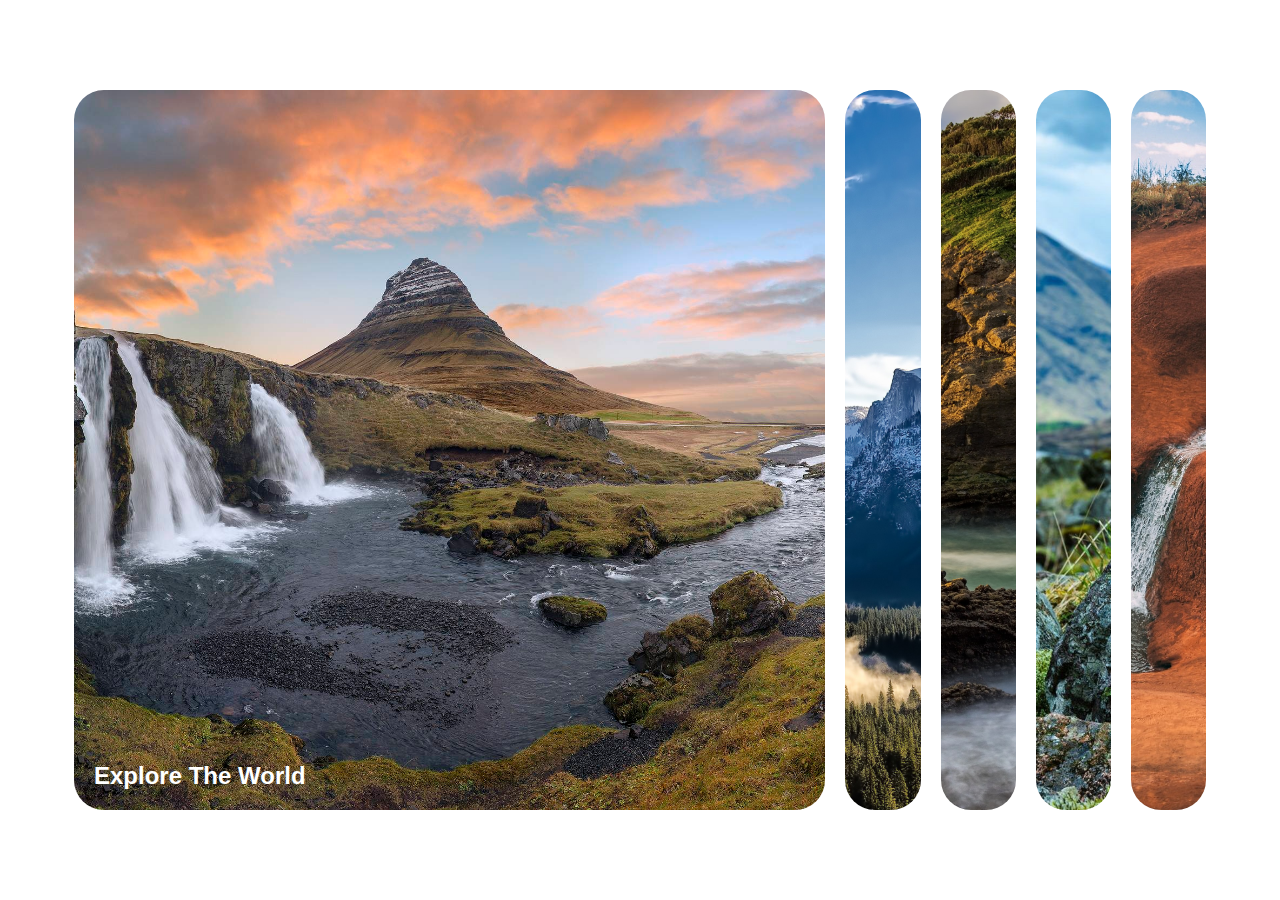
<file: 01-expanding-cards/index.html>
<!DOCTYPE html>
<html lang="en">
  <head>
    <meta charset="UTF-8" />
    <meta http-equiv="X-UA-Compatible" content="IE=edge" />
    <meta name="viewport" content="width=device-width, initial-scale=1.0" />
    <link rel="stylesheet" href="./styles.css" />
    <title>Expanding Cards</title>
  </head>
  <body>
    <div class="container">
      <div class="panel active" style="background-image: url('./img/0001.jpg')">
        <h3>Explore The World</h3>
      </div>
      <div class="panel" style="background-image: url('./img/0002.jpg')">
        <h3>Snowy Mountains</h3>
      </div>
      <div class="panel" style="background-image: url('./img/0003.jpg')">
        <h3>Rock in the Ocean</h3>
      </div>
      <div class="panel" style="background-image: url('./img/0007.jpg')">
        <h3>Mountains</h3>
      </div>
      <div class="panel" style="background-image: url('./img/0014.jpg')">
        <h3>Red Sand - Creek</h3>
      </div>
    </div>

    <script src="./main.js"></script>
  </body>
</html>
</file>
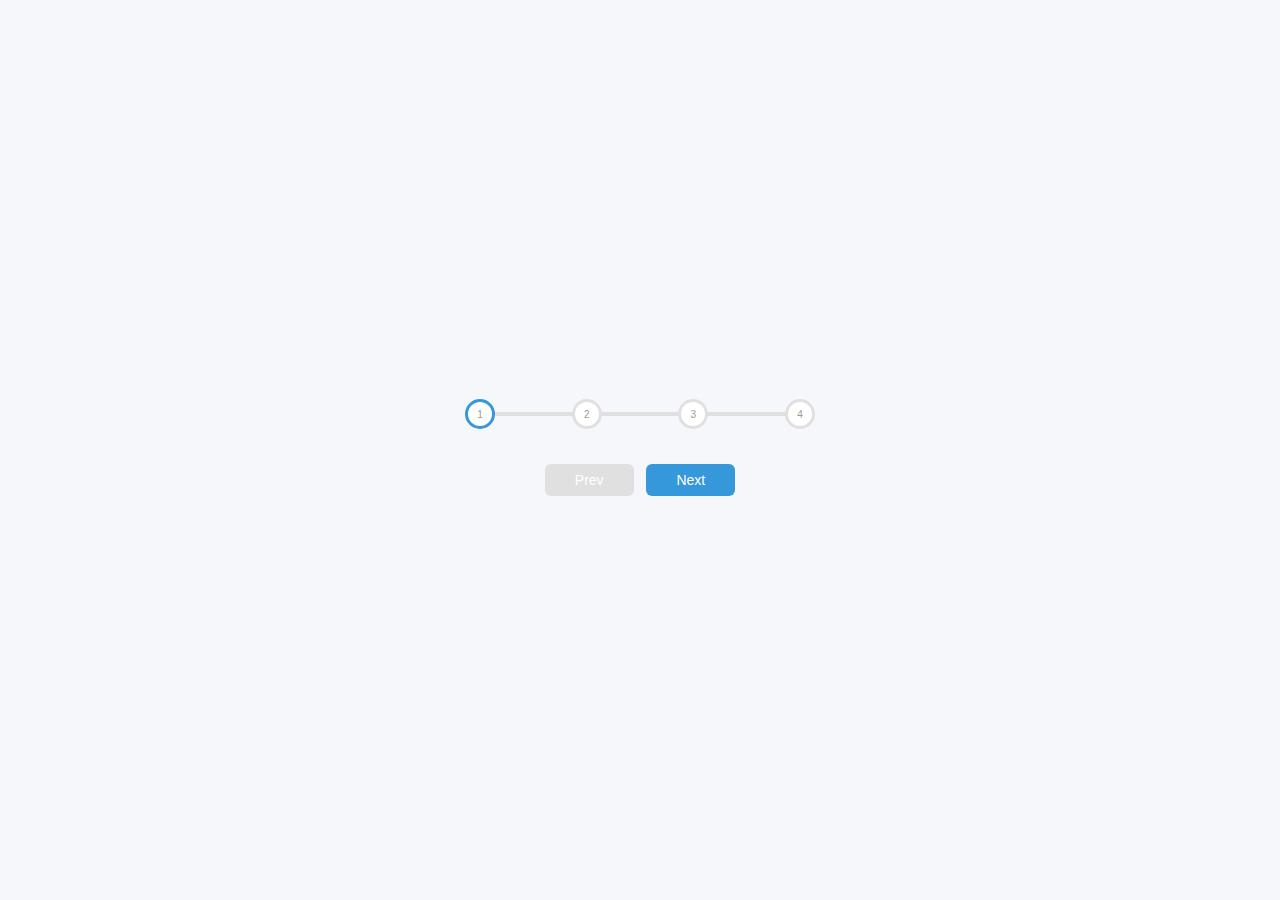
<file: 02-progress-steps/index.html>
<!DOCTYPE html>
<html lang="en">
  <head>
    <meta charset="UTF-8" />
    <meta http-equiv="X-UA-Compatible" content="IE=edge" />
    <meta name="viewport" content="width=device-width, initial-scale=1.0" />
    <link rel="stylesheet" href="./css/styles.css" />
    <title>Document</title>
  </head>
  <body>
    <div class="container">
      <div class="progress-container">
        <div class="progress" id="progress"></div>
        <div class="circle active">1</div>
        <div class="circle">2</div>
        <div class="circle">3</div>
        <div class="circle">4</div>
      </div>
      <button class="btn" id="prev" disabled>Prev</button>
      <button class="btn" id="next">Next</button>
    </div>
    <script src="js/main.js"></script>
  </body>
</html>
</file>
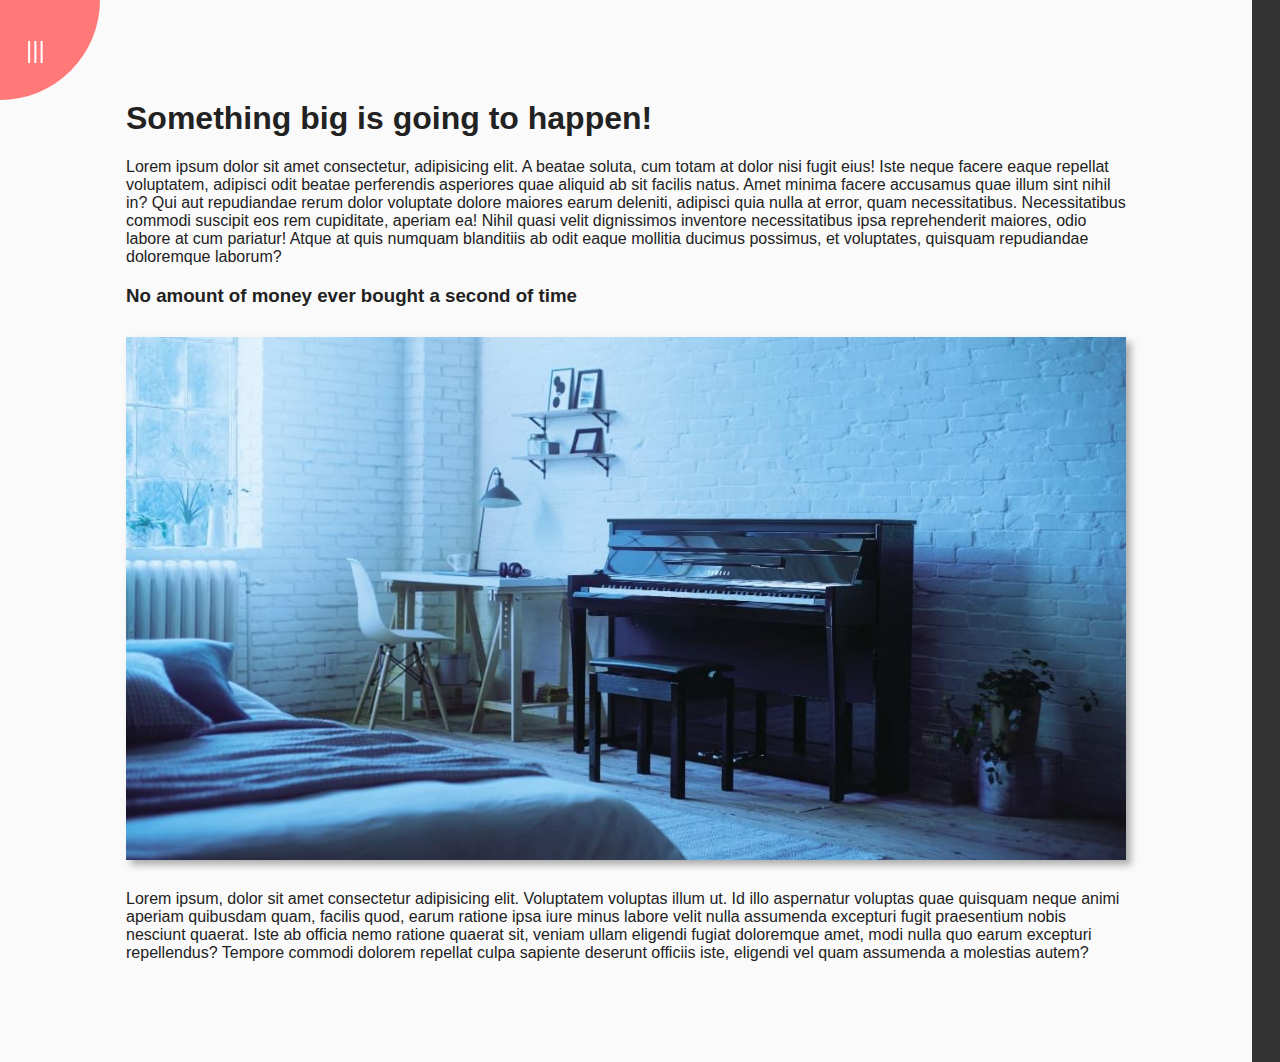
<file: 03-rotating-navigation/index.html>
<!DOCTYPE html>
<html lang="en">
  <head>
    <meta charset="UTF-8" />
    <meta http-equiv="X-UA-Compatible" content="IE=edge" />
    <meta name="viewport" content="width=device-width, initial-scale=1.0" />
    <link rel="stylesheet" href="./css/styles.css" />
    <title>Rotating Navigation</title>
  </head>
  <body>
    <div class="container">
      <div class="circle-container">
        <div class="circle">
          <button id="close">X</button>
          <button id="open"><span id="rot">|||</span></button>
        </div>
      </div>

      <div class="content">
        <h1>Something big is going to happen!</h1>

        <p>
          Lorem ipsum dolor sit amet consectetur, adipisicing elit. A beatae soluta, cum totam at dolor nisi fugit eius!
          Iste neque facere eaque repellat voluptatem, adipisci odit beatae perferendis asperiores quae aliquid ab sit
          facilis natus. Amet minima facere accusamus quae illum sint nihil in? Qui aut repudiandae rerum dolor
          voluptate dolore maiores earum deleniti, adipisci quia nulla at error, quam necessitatibus. Necessitatibus
          commodi suscipit eos rem cupiditate, aperiam ea! Nihil quasi velit dignissimos inventore necessitatibus ipsa
          reprehenderit maiores, odio labore at cum pariatur! Atque at quis numquam blanditiis ab odit eaque mollitia
          ducimus possimus, et voluptates, quisquam repudiandae doloremque laborum?
        </p>

        <h3>No amount of money ever bought a second of time</h3>
        <img id="sie" src="./img/piano.jpeg" alt="Piano" />
        Lorem ipsum, dolor sit amet consectetur adipisicing elit. Voluptatem voluptas illum ut. Id illo aspernatur
        voluptas quae quisquam neque animi aperiam quibusdam quam, facilis quod, earum ratione ipsa iure minus labore
        velit nulla assumenda excepturi fugit praesentium nobis nesciunt quaerat. Iste ab officia nemo ratione quaerat
        sit, veniam ullam eligendi fugiat doloremque amet, modi nulla quo earum excepturi repellendus? Tempore commodi
        dolorem repellat culpa sapiente deserunt officiis iste, eligendi vel quam assumenda a molestias autem?
      </div>
    </div>

    <nav id="navigation">
      <ul id="nav-items">
        <li>Home</li>
        <li>About</li>
        <li>Contact</li>
        <li>Legal</li>
      </ul>
    </nav>

    <script src="js/main.js"></script>
  </body>
</html>
</file>
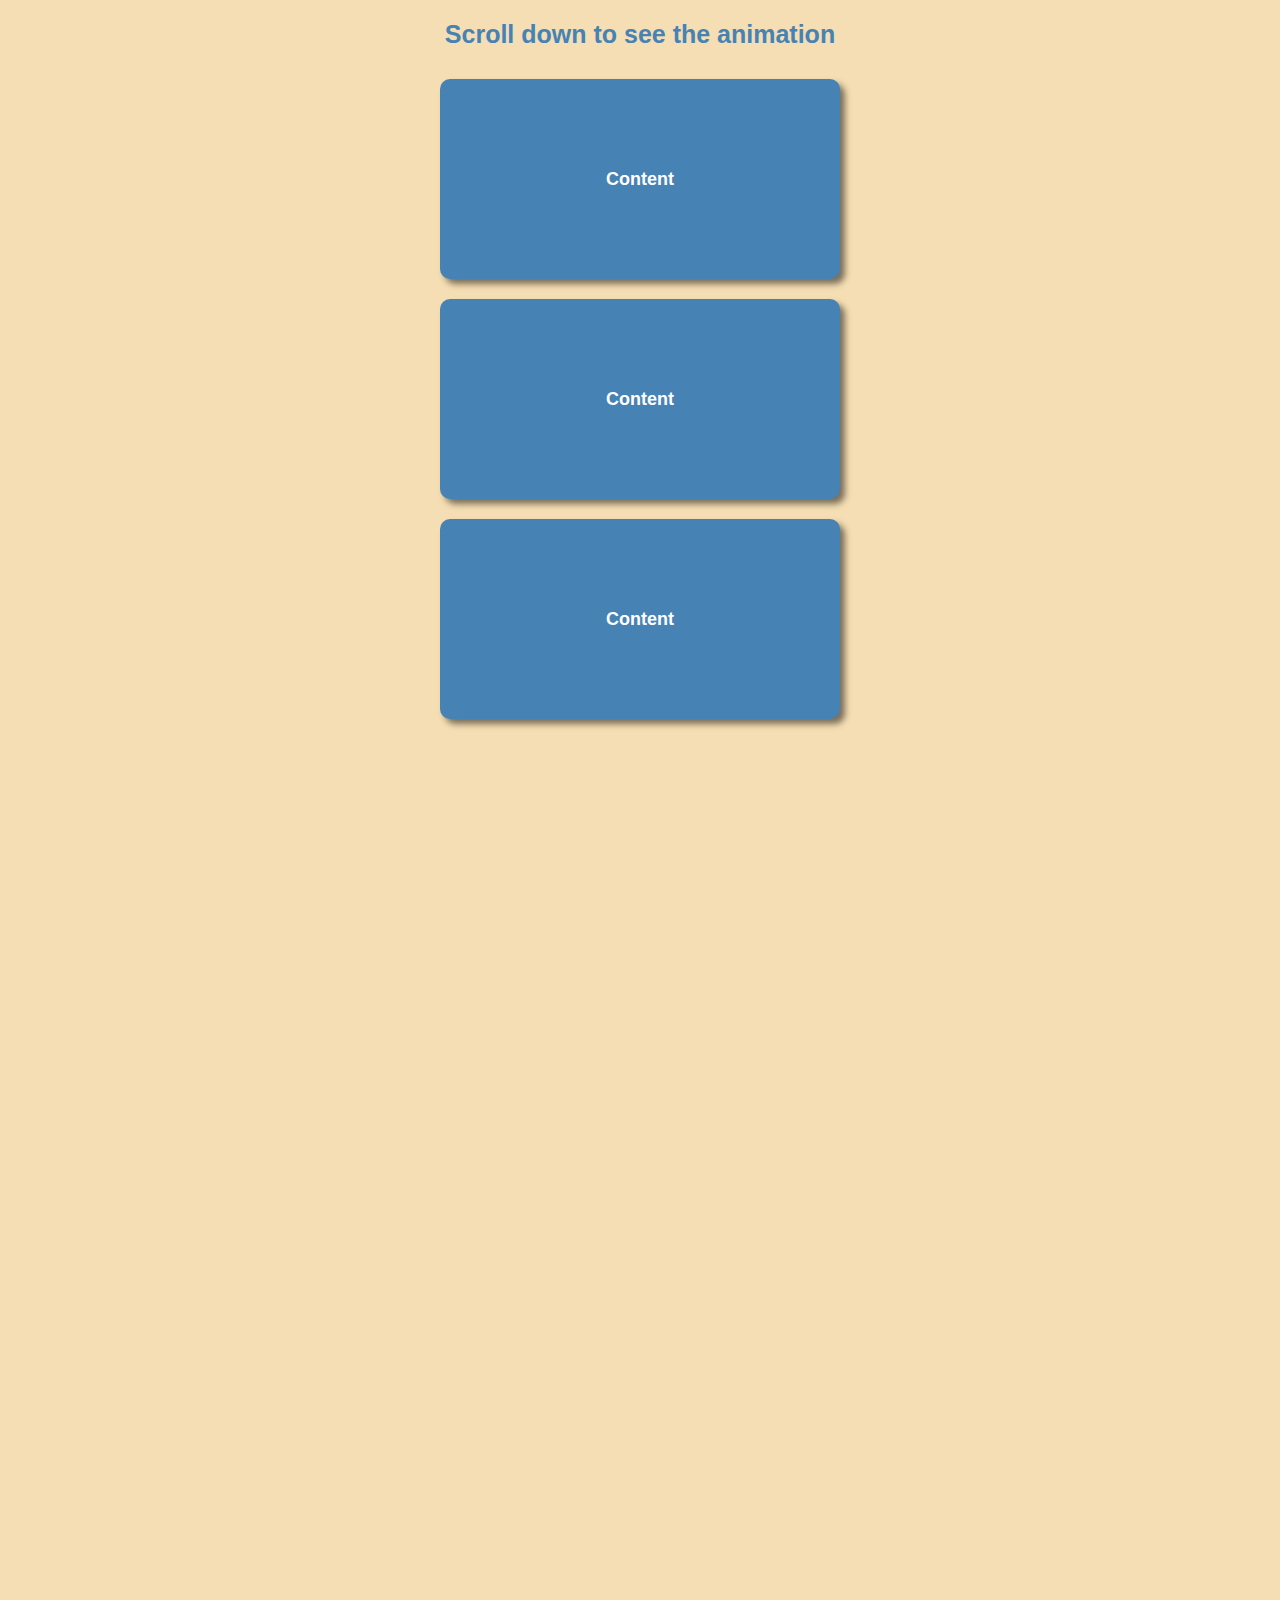
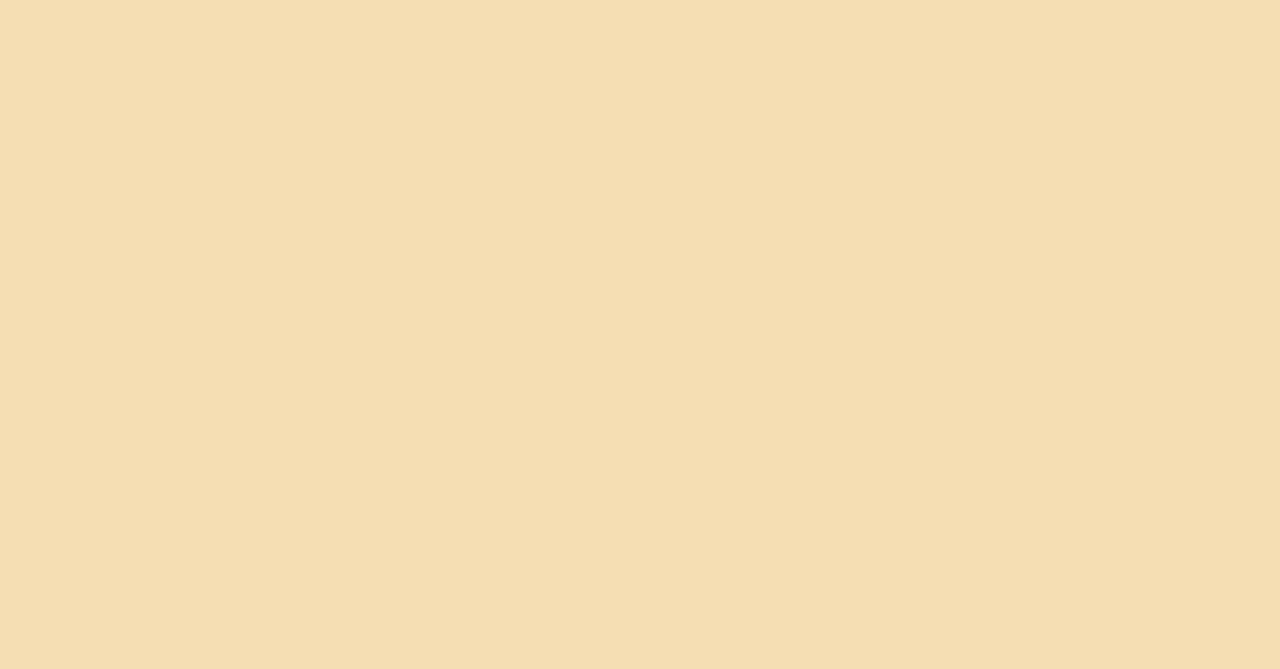
<file: 06-scroll-animation/index.html>
<!DOCTYPE html>
<html lang="en">
  <head>
    <meta charset="UTF-8" />
    <meta http-equiv="X-UA-Compatible" content="IE=edge" />
    <meta name="viewport" content="width=device-width, initial-scale=1.0" />
    <link rel="stylesheet" href="./css/styles.css" />
    <title>Scroll animation</title>
  </head>
  <body>
    <h1>Scroll down to see the animation</h1>

    <div class="box"><h2>Content</h2></div>
    <div class="box"><h2>Content</h2></div>
    <div class="box"><h2>Content</h2></div>
    <div class="box"><h2>Content</h2></div>
    <div class="box"><h2>Content</h2></div>
    <div class="box"><h2>Content</h2></div>
    <div class="box"><h2>Content</h2></div>
    <div class="box"><h2>Content</h2></div>
    <div class="box"><h2>Content</h2></div>
    <div class="box"><h2>Content</h2></div>

    <script src="js/main.js"></script>
  </body>
</html>
</file>
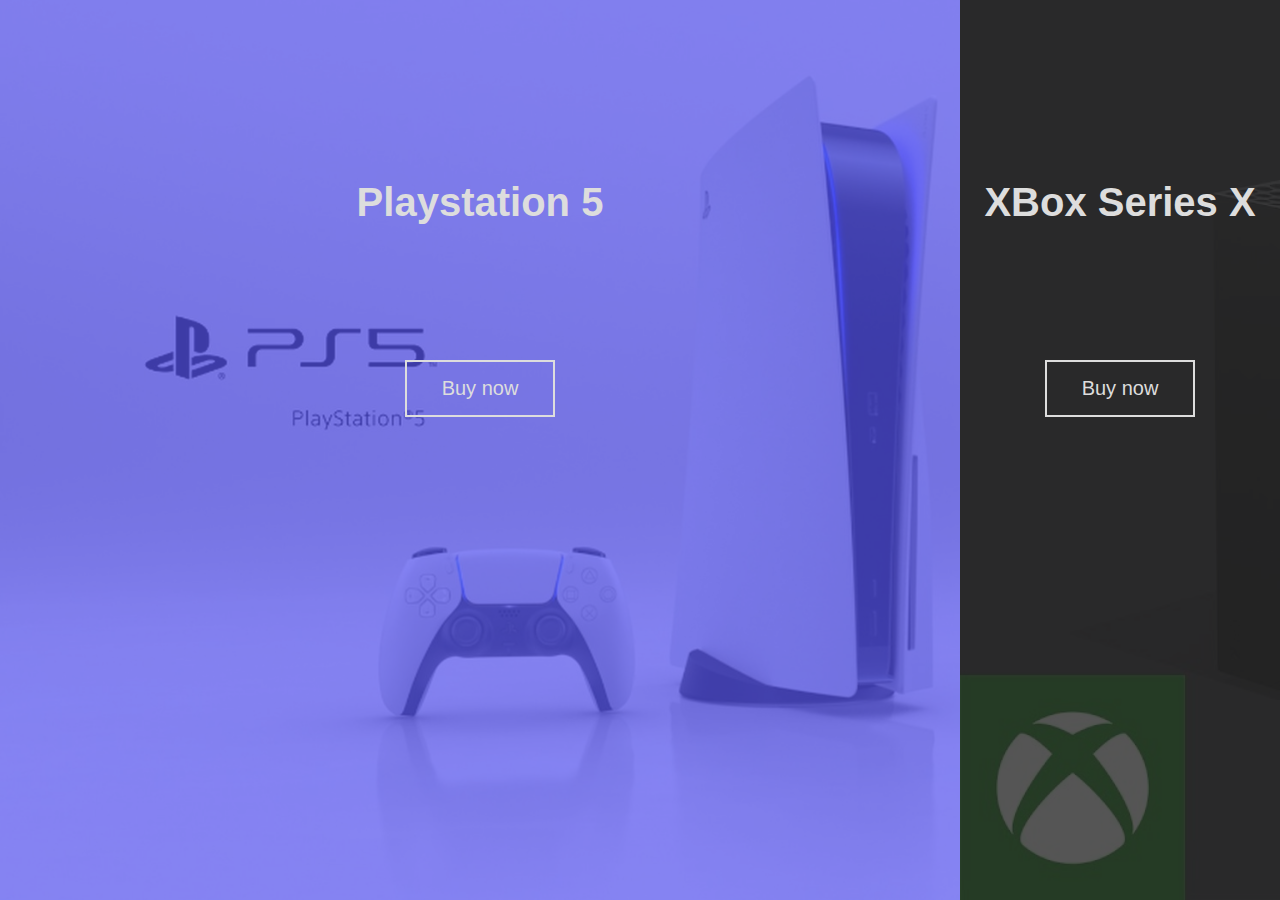
<file: 07-split-landingpage/index.html>
<!DOCTYPE html>
<html lang="en">
  <head>
    <meta charset="UTF-8" />
    <meta http-equiv="X-UA-Compatible" content="IE=edge" />
    <meta name="viewport" content="width=device-width, initial-scale=1.0" />
    <link rel="stylesheet" href="./css/styles.css" />
    <title>Split Landingpage</title>
  </head>
  <body>
    <div class="container">
      <div class="split left">
        <h1>Playstation 5</h1>
        <a href="#" class="btn">Buy now</a>
      </div>
      <div class="split right">
        <h1>XBox Series X</h1>
        <a href="#" class="btn">Buy now</a>
      </div>
    </div>
    <script src="js/main.js"></script>
  </body>
</html>
</file>
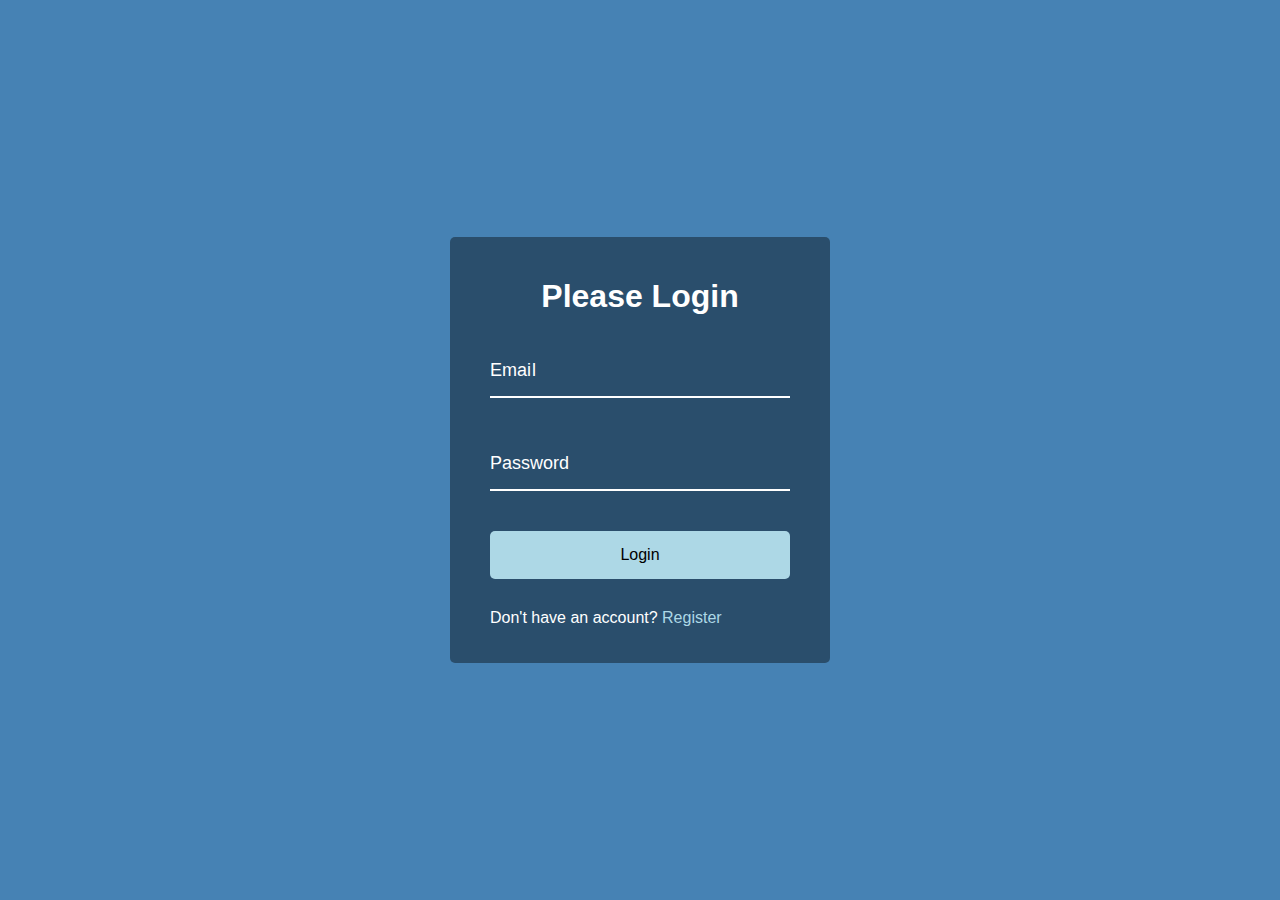
<file: 08-form-wave-animation/index.html>
<!DOCTYPE html>
<html lang="en">
  <head>
    <meta charset="UTF-8" />
    <meta http-equiv="X-UA-Compatible" content="IE=edge" />
    <meta name="viewport" content="width=device-width, initial-scale=1.0" />
    <link rel="stylesheet" href="./css/styles.css" />
    <title>Form Wave Animation</title>
  </head>

  <body>
    <div class="container">
      <h1>Please Login</h1>
      <form>
        <div class="form-control">
          <input type="email" required />
          <label>Email</label>
        </div>
        <div class="form-control">
          <input type="password" required />
          <label>Password</label>
        </div>
        <button class="btn">Login</button>

        <p class="text">Don't have an account? <a href="#">Register</a></p>
      </form>
    </div>

    <script src="js/main.js"></script>
  </body>
</html>
</file>
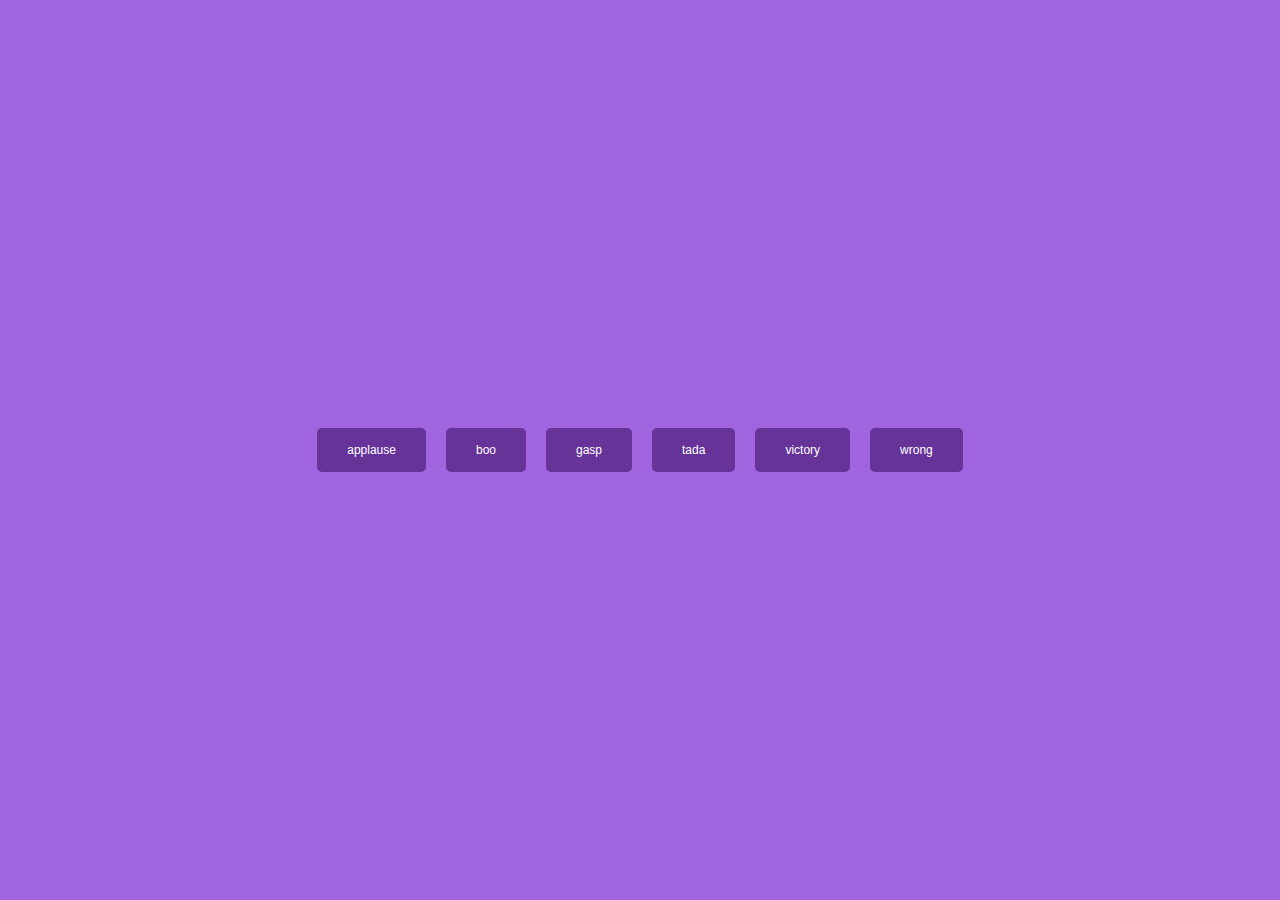
<file: 09-sound-board/index.html>
<!DOCTYPE html>
<html lang="en">
  <head>
    <meta charset="UTF-8" />
    <meta http-equiv="X-UA-Compatible" content="IE=edge" />
    <meta name="viewport" content="width=device-width, initial-scale=1.0" />
    <link rel="stylesheet" href="./css/styles.css" />
    <title>Document</title>
  </head>
  <body>
    <audio id="applause" src="./sounds/applause.mp3"></audio>
    <audio id="boo" src="./sounds/boo.mp3"></audio>
    <audio id="gasp" src="./sounds/gasp.mp3"></audio>
    <audio id="tada" src="./sounds/tada.mp3"></audio>
    <audio id="victory" src="./sounds/victory.mp3"></audio>
    <audio id="wrong" src="./sounds/wrong.mp3"></audio>

    <div id="buttons"></div>

    <script src="js/main.js"></script>
  </body>
</html>
</file>
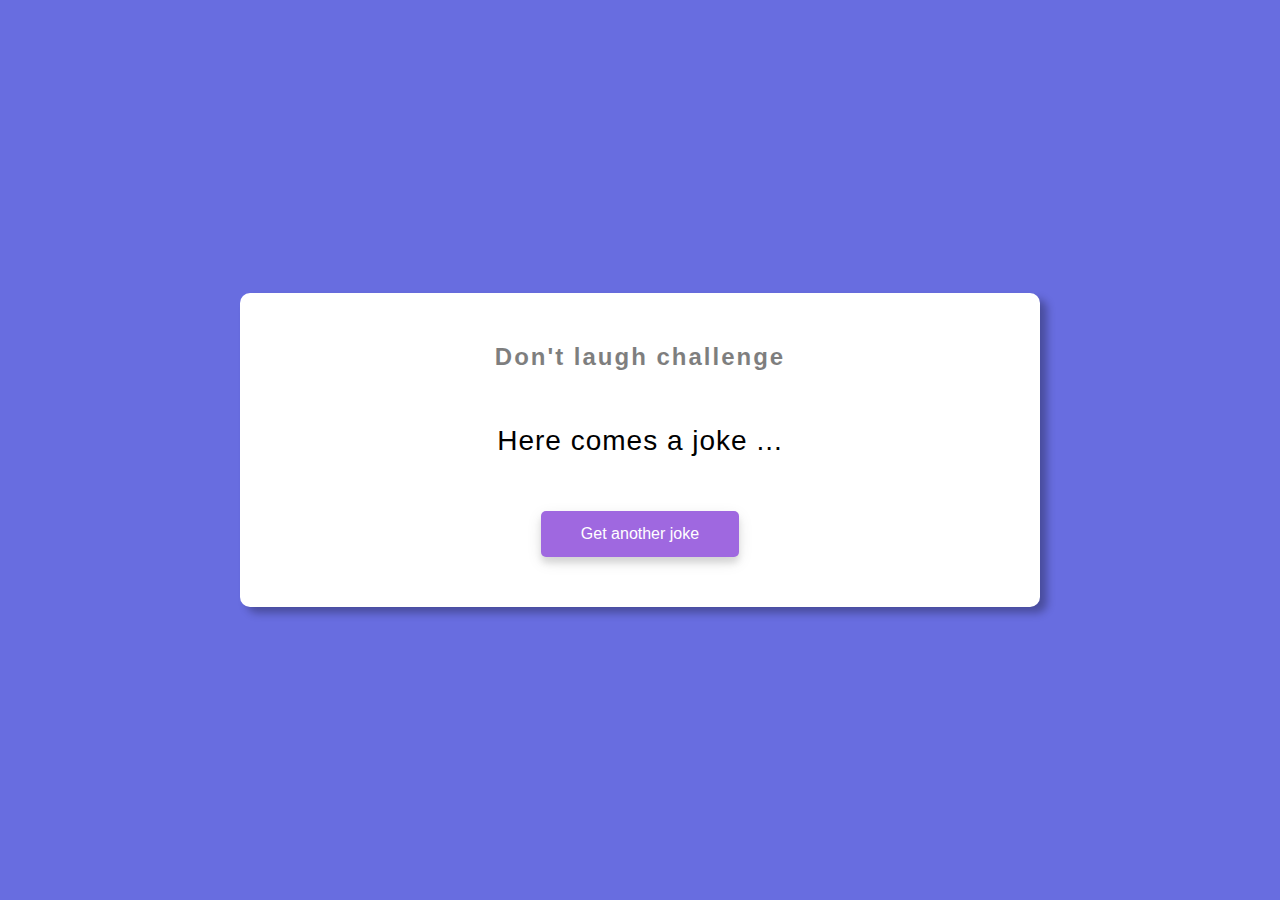
<file: 10-dad-jokes/index.html>
<!DOCTYPE html>
<html lang="en">
  <head>
    <meta charset="UTF-8" />
    <meta http-equiv="X-UA-Compatible" content="IE=edge" />
    <meta name="viewport" content="width=device-width, initial-scale=1.0" />
    <link rel="stylesheet" href="./css/styles.css" />
    <title>Dad Jokes</title>
  </head>
  <body>
    <div class="container">
      <h3>Don't laugh challenge</h3>
      <div class="joke" id="joke">Here comes a joke ...</div>
      <button id="jokeBtn" class="btn">Get another joke</button>
    </div>
    <script src="js/main.js"></script>
  </body>
</html>
</file>
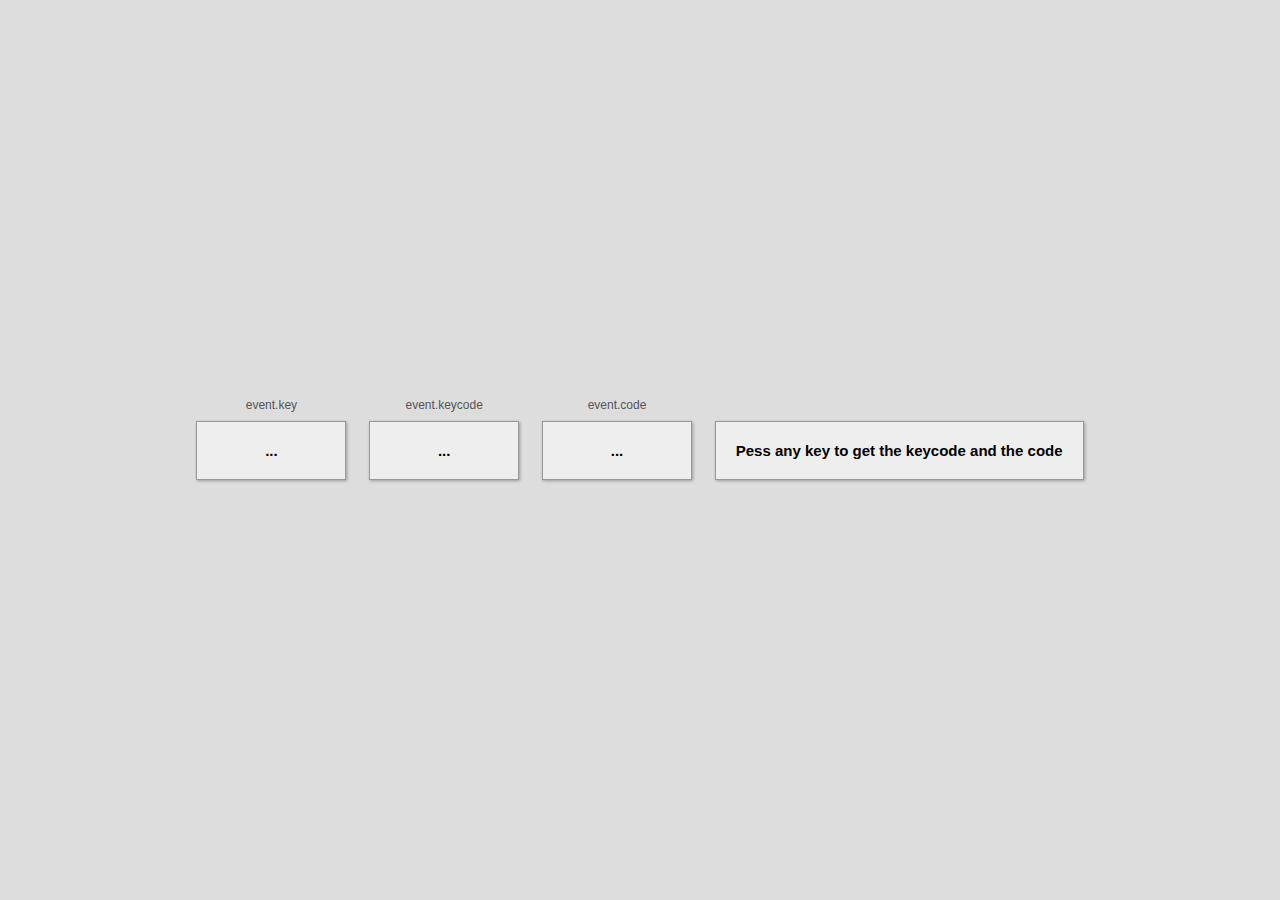
<file: 11-event-keycodes/index.html>
<!DOCTYPE html>
<html lang="en">
  <head>
    <meta charset="UTF-8" />
    <meta http-equiv="X-UA-Compatible" content="IE=edge" />
    <meta name="viewport" content="width=device-width, initial-scale=1.0" />
    <link rel="stylesheet" href="./css/styles.css" />
    <title>Event Keycodes</title>
  </head>
  <body>
    <div id="insert">
      <div class="key">
        ...
        <small>event.key</small>
      </div>
      <div class="key">
        ...
        <small>event.keycode</small>
      </div>
      <div class="key">
        ...
        <small>event.code</small>
      </div>
      <div class="key">Pess any key to get the keycode and the code</div>
    </div>

    <script src="js/main.js"></script>
  </body>
</html>
</file>
<file: 01-expanding-cards/styles.css>
* {
  box-sizing: border-box;
}

body {
  font-family: Arial, Helvetica, sans-serif;
  display: flex;
  /* flex-direction: column; */
  justify-content: center;
  align-items: center;
  height: 100vh;
  overflow: hidden;
  margin: 0;
}

.container {
  display: flex;
  justify-content: center;
  width: 90vw;
}

.panel {
  background-size: cover;
  background-repeat: no-repeat;
  background-position: center;
  height: 80vh;
  border-radius: 30px;
  color: #ffffff;
  cursor: pointer;
  flex: 0.5;
  margin: 10px;
  position: relative;
  transition: flex 0.7s ease-in;
}

.panel h3 {
  font-size: 24px;
  position: absolute;
  bottom: 20px;
  left: 20px;
  margin: 0;
  opacity: 0;
}

.panel.active {
  flex: 5;
}

.panel.active h3 {
  opacity: 1;
  transition: opacity 0.3s ease-in 0.4s;
}

@media (max-width: 480px) {
  .container {
    width: 100vw;
  }

  .panel:nth-of-type(4),
  .panel:nth-of-type(5) {
    display: none;
  }
}
</file>
<file: 02-progress-steps/css/styles.css>
* {
  box-sizing: border-box;
  font-family: Arial, Helvetica, sans-serif;
}

:root {
  --line-border-empty: #e0e0e0;
  --line-border-fill: #3498db;
}

html {
  font-size: 62.5%;
}

body {
  background-color: #f6f7fb;
  display: flex;
  justify-content: center;
  align-items: center;
  height: 100vh;
  overflow: hidden;
  margin: 0;
}

.container {
  text-align: center;
}

.progress-container {
  display: flex;
  justify-content: space-between;
  position: relative;
  margin-bottom: 30px;
  width: 350px;
  max-width: 100%;
}

.progress-container::before {
  content: "";
  background-color: var(--line-border-empty);
  position: absolute;
  top: 50%;
  left: 0;
  transform: translateY(-50%);
  height: 4px;
  width: 100%;
  z-index: -1;
}

.progress {
  background-color: var(--line-border-fill);
  position: absolute;
  top: 50%;
  left: 0;
  transform: translateY(-50%);
  height: 4px;
  width: 0%;
  z-index: -1;
  transition: 0.4s ease;
}

.circle {
  background-color: #ffffff;
  color: #999999;
  border: 3px solid var(--line-border-empty);
  border-radius: 50%;
  width: 30px;
  height: 30px;
  display: flex;
  justify-content: center;
  align-items: center;
  transition: 0.4s ease;
}

.circle.active {
  border-color: var(--line-border-fill);
}

.btn {
  background-color: var(--line-border-fill);
  color: #ffffff;
  border: none;
  border-radius: 6px;
  cursor: pointer;
  font-family: inherit;
  padding: 8px 30px;
  margin: 5px;
  font-size: 14px;
}

.btn:active {
  transform: scale(0.96);
}

.btn:focus {
  outline: 0;
}

.btn:disabled {
  background-color: var(--line-border-empty);
  cursor: not-allowed;
}
</file>
<file: 03-rotating-navigation/css/styles.css>
body {
  font-family: Arial, "Helvetica Neue", Helvetica, sans-serif;
  background-color: #333333;
  color: #222222;
  margin: 0;
  /* overflow-x: hidden; */
}

.container {
  background-color: #fafafa;
  transform-origin: top left;
  transition: transform 0.7s linear;
  width: 90vw;
  min-height: 100vh;
  padding: 50px;
}

nav {
  position: fixed;
  bottom: 50px;
  left: 0;
  /* z-index: -1; */
  visibility: hidden;
  transform: 4s ease-in;
}

nav ul {
  list-style: none;
  padding-left: 30px;
}

nav ul li {
  text-transform: uppercase;
  color: #ffffff;
  margin: 30px 0;
}

/* da gibt es wohl eine bessere lösung ... */
nav ul li + li {
  margin-left: 15px;
}
nav ul li + li + li {
  margin-left: 30px;
}
nav ul li + li + li + li {
  margin-left: 45px;
}

.content {
  max-width: 1000px;
  margin: 50px auto;
}

.content img {
  display: block;
  max-width: 100%;
  margin: 30px auto;
  box-shadow: 5px 5px 7px rgba(100, 100, 100, 0.5);
}

.container.show-nav {
  transform: rotate(-20deg);
}

.circle-container {
  position: fixed;
  top: -100px;
  left: -100px;
}

.circle {
  width: 200px;
  height: 200px;
  background-color: #ff7979;
  border-radius: 50%;
  position: relative;
  transition: transform 0.5s linear;
}

.container.show-nav .circle {
  transform: rotate(-70deg);
}

.circle button {
  position: absolute;
  top: 50%;
  left: 50%;
  height: 100px;
  background: transparent;
  border: 0;
  font-size: 24px;
  color: #ffffff;
  cursor: pointer;
}

.circle button:focus {
  outline: none;
}

.circle button#open {
  left: 60%;
}

.circle button#close {
  top: 60%;
  transform: rotate(90deg);
  transform-origin: top left;
}
</file>
<file: 06-scroll-animation/css/styles.css>
* {
  margin: 0;
  padding: 0;
  box-sizing: border-box;
  font-family: Arial, Helvetica, sans-serif;
}

html {
  font-size: 62.5%;
}

body {
  background-color: wheat;
  display: flex;
  flex-direction: column;
  justify-content: center;
  align-items: center;
  overflow-x: hidden;
}

h1 {
  font-size: 2.5rem;
  color: steelblue;
  margin: 20px 20px;
}

.box h2 {
  font-size: 18px;
}

.box {
  width: 400px;
  height: 200px;
  display: flex;
  justify-content: center;
  align-items: center;
  background-color: steelblue;
  color: #ffffff;
  border-radius: 10px;
  margin: 10px;
  box-shadow: 5px 5px 6px rgba(0, 0, 0, 0.5);
  transform: translateX(400%);
  transition: transform 0.4s ease;
}

.box:nth-of-type(even) {
  transform: translateX(-400%);
}

.box.show {
  transform: translateX(0);
}
</file>
<file: 07-split-landingpage/css/styles.css>
:root {
  --left-bg-color: rgba(87, 84, 236, 0.7);
  --right-bg-color: rgba(43, 43, 43, 0.8);
  --left-btn-hover-color: rgba(87, 84, 236, 1);
  --right-btn-hover-color: rgba(28, 122, 28, 1);

  --hover-width: 75%;
  --other-width: 25%;

  --speed: 0.8s;
}

* {
  margin: 0;
  padding: 0;
  box-sizing: border-box;
  font-family: Arial, Helvetica, sans-serif;
}

html {
  font-size: 62.5%;
}

body {
  width: 100vw;
  height: 100vh;
  background-color: #dddddd;
}

h1 {
  position: absolute;
  font-size: 4rem;
  color: #dddddd;
  left: 50%;
  top: 20%;
  transform: translateX(-50%);
  white-space: nowrap;
}

.btn {
  position: absolute;
  display: flex;
  justify-content: center;
  align-items: center;
  left: 50%;
  top: 40%;
  transform: translateX(-50%);
  color: #dddddd;
  border: 0.2rem solid #dddddd;
  font-size: 2rem;
  width: 15rem;
  padding: 1.5rem;
  text-decoration: none;
}

.split.left .btn:hover {
  background-color: var(--left-btn-hover-color);
  border-color: var(--left-btn-hover-color);
}

.split.right .btn:hover {
  background-color: var(--right-btn-hover-color);
  border-color: var(--right-btn-hover-color);
}

.container {
  width: 100%;
  height: 100%;
  background-color: #333333;
  position: relative;
  /* display: flex;
  justify-content: center;
  align-items: center; */
}

.split {
  position: absolute;
  width: 50%;
  height: 100%;
  overflow: hidden;
}

.split.left {
  left: 0;
  background: url("../img/ps.jpg");
  background-repeat: no-repeat;
  background-size: cover;
}

.split.left::before {
  content: "";
  position: absolute;
  width: 100%;
  height: 100%;
  background-color: var(--left-bg-color);
}

.split.right {
  right: 0;
  background: url("../img/xbox.jpg");
  background-repeat: no-repeat;
  background-size: cover;
}

.split.right::before {
  content: "";
  position: absolute;
  width: 100%;
  height: 100%;
  background-color: var(--right-bg-color);
}

.split.right,
.split.left,
.split.right::before,
.split.left::before {
  transition: var(--speed) ease-in-out;
}

.hover-left .left {
  width: var(--hover-width);
}

.hover-left .right {
  width: var(--other-width);
}

.hover-right .left {
  width: var(--other-width);
}

.hover-right .right {
  width: var(--hover-width);
}

@media (max-width: 800px) {
  h1 {
    font-size: 2rem;
    top: 30%;
  }

  .btn {
    padding: 1.2rem;
    width: 12rem;
  }
}
</file>
<file: 08-form-wave-animation/css/styles.css>
* {
  box-sizing: border-box;
}

body {
  background-color: steelblue;
  color: white;
  font-family: Arial, "Helvetica Neue", Helvetica, sans-serif;
  display: flex;
  flex-direction: column;
  justify-content: center;
  align-items: center;
  height: 100vh;
  overflow: hidden;
  margin: 0;
}

.container {
  background-color: rgba(0, 0, 0, 0.4);
  padding: 20px 40px;
  border-radius: 5px;
}

.container h1 {
  text-align: center;
  margin-bottom: 30px;
}

.container a {
  text-decoration: none;
  color: lightblue;
}

.btn {
  cursor: pointer;
  display: inline-block;
  width: 100%;
  background: lightblue;
  padding: 15px;
  font-family: inherit;
  font-size: 16px;
  border: 0;
  border-radius: 5px;
}

.btn:focus {
  outline: 0;
}

.btn:active {
  transform: scale(0.98);
}

.text {
  margin-top: 30px;
  /* font-size: 1.3rem; */
}

.form-control {
  position: relative;
  margin: 20px 0 40px;
  width: 300px;
}

.form-control input {
  background-color: transparent;
  border: 0;
  border-bottom: 2px solid white;
  width: 100%;
  display: block;
  padding: 15px 0;
  font-size: 18px;
  color: white;
}

.form-control input:focus,
.form-control input:valid {
  outline: 0;
  border-bottom-color: lightblue;
}

.form-control label {
  position: absolute;
  top: 15px;
  left: 0;
  pointer-events: none;
}

.form-control label span {
  display: inline-block;
  font-size: 18px;
  min-width: 5px;
  transition: 0.3s cubic-bezier(0.68, -0.55, 0.265, 1.55);
  /* transition: 0.3s ease-in-out; */
}

.form-control input:focus + label span,
.form-control input:valid + label span {
  color: lightblue;
  transform: translateY(-30px);
}
</file>
<file: 09-sound-board/css/styles.css>
* {
  margin: 0;
  padding: 0;
  box-sizing: border-box;
}

html {
  font-size: 62.5%;
}

body {
  /* width: 100vw; */
  height: 100vh;
  overflow: hidden;
  background-color: rgb(161, 100, 223);
  display: flex;
  flex-wrap: wrap;
  justify-content: center;
  align-items: center;
  text-align: center;
  font-family: Arial, Helvetica, sans-serif;
}

#buttons {
  width: 100vw;
}

.btn {
  background-color: rebeccapurple;
  border-radius: 5px;
  border: none;
  color: white;
  margin: 1rem;
  padding: 1.5rem 3rem;
  font-size: 1.2rem;
  font-family: inherit;
  cursor: pointer;
}
</file>
<file: 10-dad-jokes/css/styles.css>
* {
  box-sizing: border-box;
}

html {
  font-size: 62.5%;
}

body {
  width: 100vw;
  height: 100vh;
  background-color: #686de0;
  font-family: Arial, Helvetica, sans-serif;
  display: flex;
  justify-content: center;
  align-items: center;
  overflow: hidden;
  margin: 0;
  padding: 30px;
}

.container {
  background-color: #ffffff;
  box-shadow: 7px 6px 9px rgba(0, 0, 0, 0.3);
  border-radius: 10px;
  padding: 50px 20px;
  text-align: center;
  width: 800px;
  max-width: 100%;
}

h3 {
  margin: 0;
  opacity: 0.5;
  letter-spacing: 2px;
  font-size: 24px;
}

.joke {
  font-size: 28px;
  letter-spacing: 1px;
  line-height: 40px;
  margin: 50px auto;
  max-width: 600px;
}

.btn {
  background-color: #9f68e0;
  color: #ffffff;
  border-radius: 5px;
  border: 0;
  box-shadow: 0 5px 15px rgba(0, 0, 0, 0.1), 0 6px 6px rgba(0, 0, 0, 0.1);
  padding: 14px 40px;
  font-size: 16px;
  cursor: pointer;
}

.btn:active {
  scale: 0.98;
}

.btn:focus {
  outline: none;
}
</file>
<file: 11-event-keycodes/css/styles.css>
* {
  box-sizing: border-box;
  font-family: Arial, Helvetica, sans-serif;
}

html {
  font-size: 62.5%;
}

body {
  width: 100vw;
  height: 100vh;
  background-color: #dddddd;
  display: flex;
  justify-content: center;
  align-items: center;
  text-align: center;
  overflow: hidden;
  margin: 0;
}

.key {
  background-color: #eeeeee;
  border: 1px solid #999999;
  box-shadow: 1px 1px 3px rgba(0, 0, 0, 0.3);

  display: inline-flex;
  flex-direction: column;
  align-items: center;
  font-size: 1.5rem;
  font-weight: bold;
  padding: 20px;
  margin: 10px;
  min-width: 150px;
  position: relative;
}

.key small {
  position: absolute;
  top: -24px;
  left: 0;
  text-align: center;
  width: 100%;

  font-weight: 400;
  color: #555555;
  font-size: 1.2rem;
}
</file>
